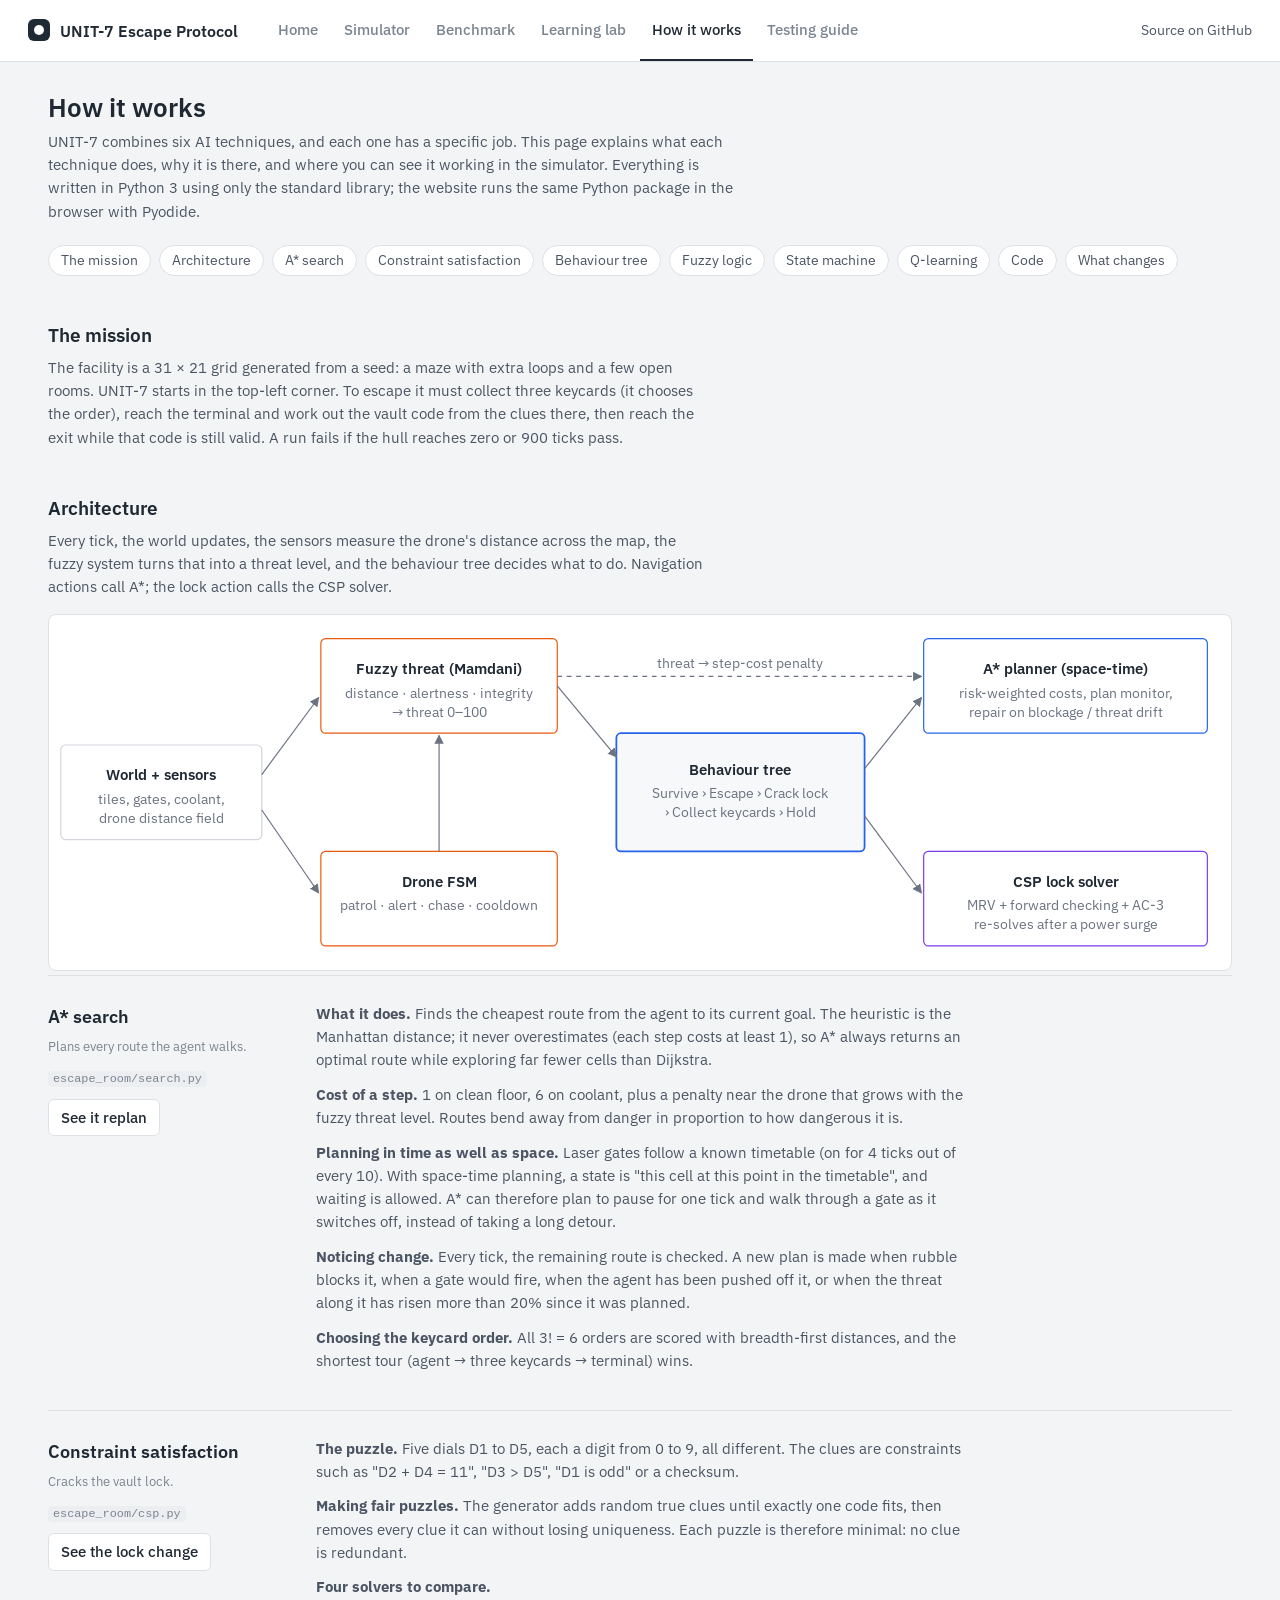
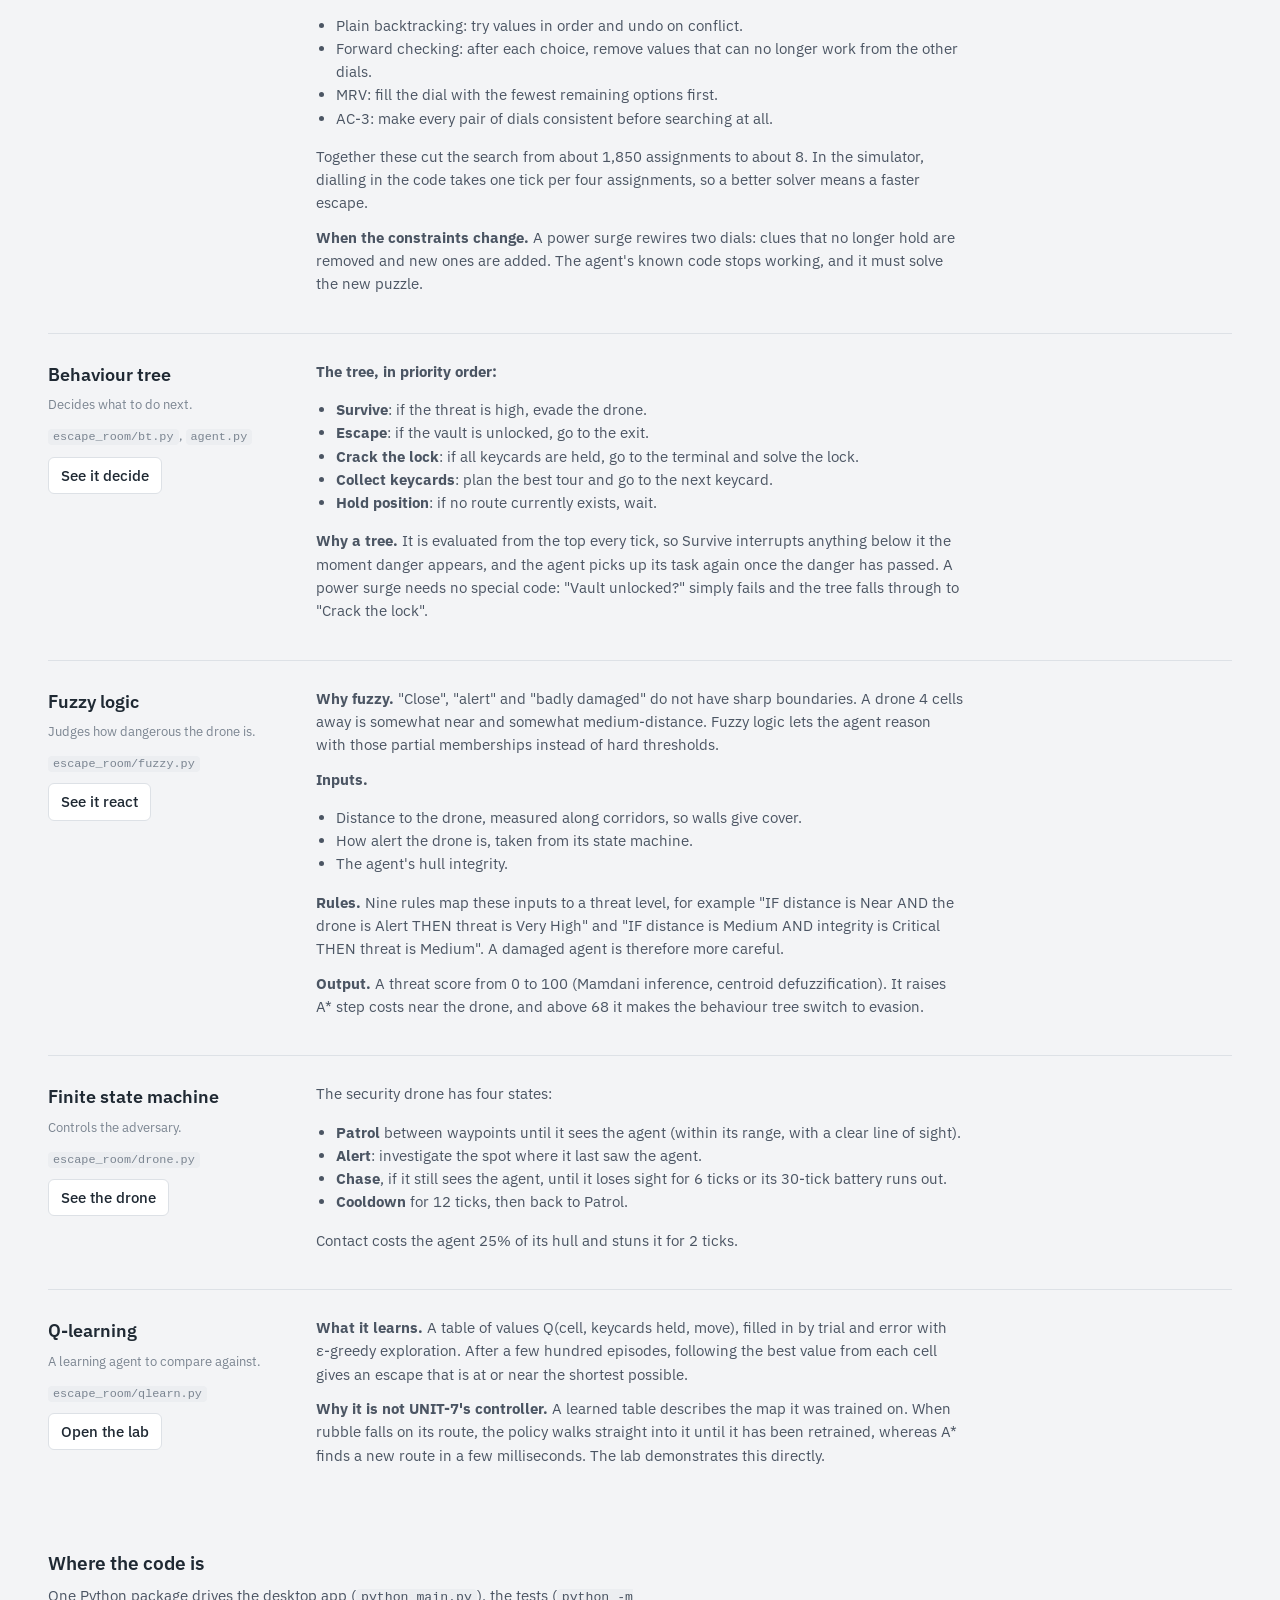
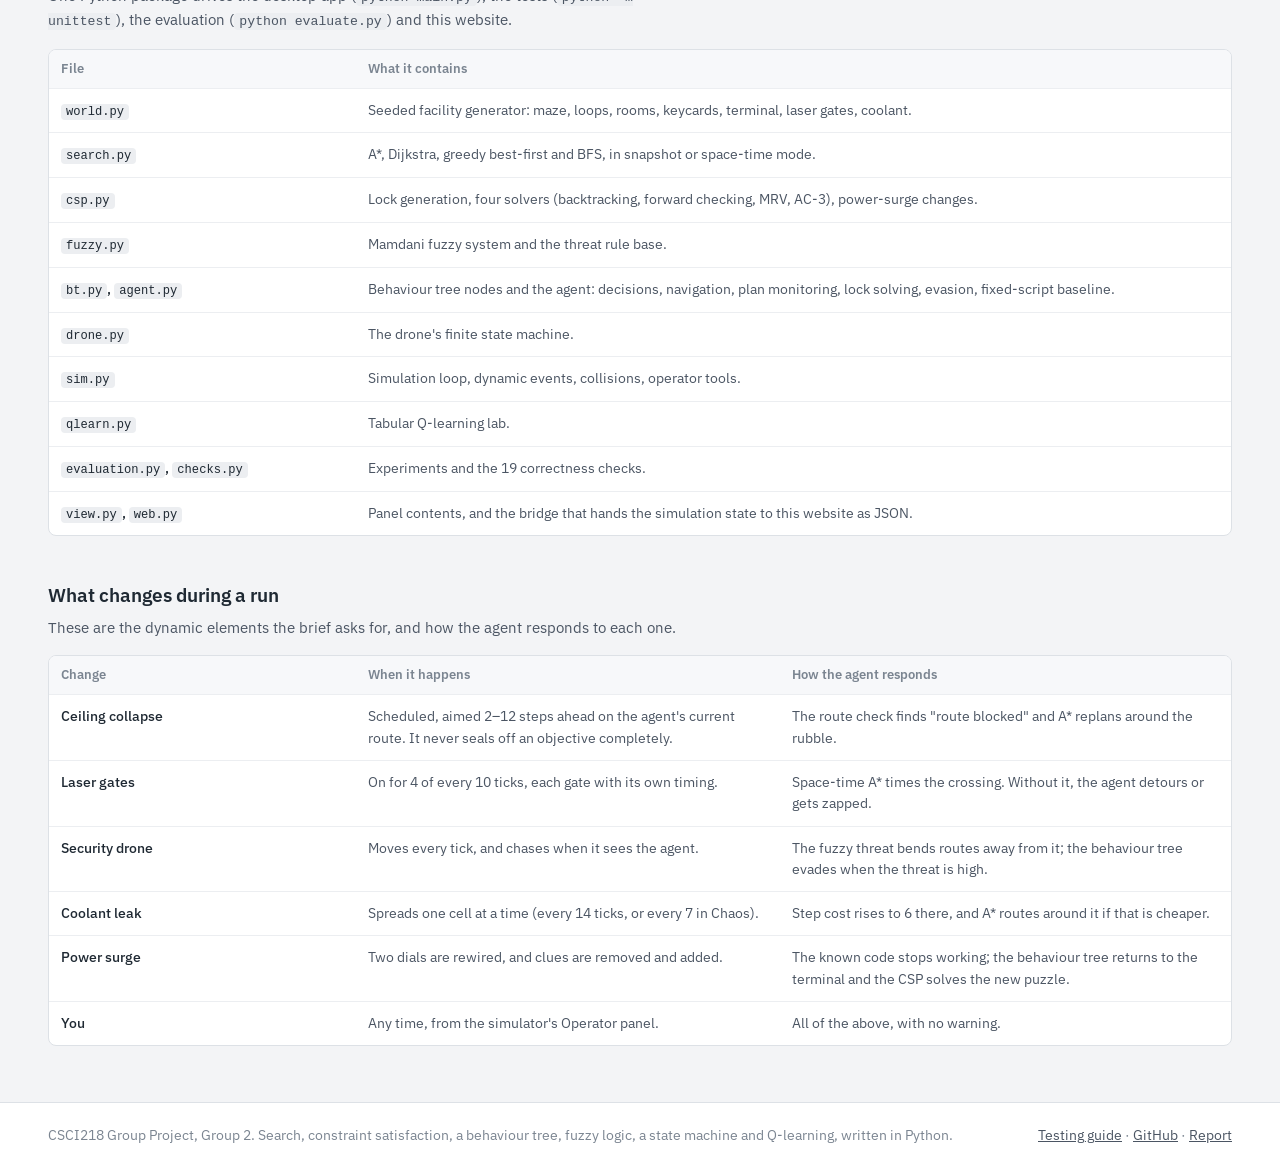
<file: website/how-it-works.html>
<!doctype html>
<html lang="en">
<head>
  <meta charset="utf-8">
  <meta name="viewport" content="width=device-width, initial-scale=1">
  <title>How it works · UNIT-7 Escape Protocol</title>
  <meta name="description" content="How A* search, constraint satisfaction, a behaviour tree, fuzzy logic, a state machine and Q-learning fit together.">
  <link rel="icon" href="data:image/svg+xml,%3Csvg xmlns='http://www.w3.org/2000/svg' viewBox='0 0 16 16'%3E%3Crect width='16' height='16' rx='4' fill='%231f2933'/%3E%3Ccircle cx='8' cy='8' r='3.5' fill='%23ffffff'/%3E%3C/svg%3E">
  <link rel="preconnect" href="https://fonts.googleapis.com">
  <link rel="preconnect" href="https://fonts.gstatic.com" crossorigin>
  <link href="https://fonts.googleapis.com/css2?family=IBM+Plex+Sans:wght@400;500;600&display=swap" rel="stylesheet">
  <link rel="stylesheet" href="assets/style.css">
</head>
<body data-page="how">
  <main class="page">
    <div class="page-intro">
      <h1>How it works</h1>
      <p>UNIT-7 combines six AI techniques, and each one has a specific job. This page explains what each technique does, why it is there, and where you can see it working in the simulator. Everything is written in Python 3 using only the standard library; the website runs the same Python package in the browser with Pyodide.</p>
    </div>

    <div class="toc" aria-label="Jump to">
      <a href="#mission">The mission</a><a href="#architecture">Architecture</a><a href="#astar">A* search</a><a href="#csp">Constraint satisfaction</a>
      <a href="#bt">Behaviour tree</a><a href="#fuzzy">Fuzzy logic</a><a href="#fsm">State machine</a><a href="#rl">Q-learning</a><a href="#code">Code</a><a href="#dynamics">What changes</a>
    </div>

    <section class="section" id="mission">
      <h2>The mission</h2>
      <p class="sub">The facility is a 31 × 21 grid generated from a seed: a maze with extra loops and a few open rooms. UNIT-7 starts in the top-left corner. To escape it must collect three keycards (it chooses the order), reach the terminal and work out the vault code from the clues there, then reach the exit while that code is still valid. A run fails if the hull reaches zero or 900 ticks pass.</p>
    </section>

    <section class="section" id="architecture">
      <h2>Architecture</h2>
      <p class="sub">Every tick, the world updates, the sensors measure the drone's distance across the map, the fuzzy system turns that into a threat level, and the behaviour tree decides what to do. Navigation actions call A*; the lock action calls the CSP solver.</p>
      <svg class="arch" viewBox="0 0 1000 300" role="img" aria-label="Agent architecture diagram">
          <defs><marker id="ah" markerWidth="8" markerHeight="8" refX="7" refY="4" orient="auto"><path d="M0,0 L8,4 L0,8 z" fill="#6b7280"/></marker></defs>
          <g font-family="IBM Plex Sans, sans-serif" font-size="13" fill="#1f2933">
            <rect x="10" y="110" width="170" height="80" rx="4" fill="#ffffff" stroke="#d1d5db"/>
            <text x="95" y="140" text-anchor="middle" font-weight="600">World + sensors</text>
            <text x="95" y="160" text-anchor="middle" fill="#6b7280" font-size="12">tiles, gates, coolant,</text>
            <text x="95" y="176" text-anchor="middle" fill="#6b7280" font-size="12">drone distance field</text>

            <rect x="230" y="20" width="200" height="80" rx="4" fill="#ffffff" stroke="#ea580c"/>
            <text x="330" y="50" text-anchor="middle" font-weight="600">Fuzzy threat (Mamdani)</text>
            <text x="330" y="70" text-anchor="middle" fill="#6b7280" font-size="12">distance · alertness · integrity</text>
            <text x="330" y="86" text-anchor="middle" fill="#6b7280" font-size="12">→ threat 0–100</text>

            <rect x="230" y="200" width="200" height="80" rx="4" fill="#ffffff" stroke="#ea580c"/>
            <text x="330" y="230" text-anchor="middle" font-weight="600">Drone FSM</text>
            <text x="330" y="250" text-anchor="middle" fill="#6b7280" font-size="12">patrol · alert · chase · cooldown</text>

            <rect x="480" y="100" width="210" height="100" rx="4" fill="#f7f8fa" stroke="#2563eb" stroke-width="1.5"/>
            <text x="585" y="135" text-anchor="middle" font-weight="600">Behaviour tree</text>
            <text x="585" y="155" text-anchor="middle" fill="#6b7280" font-size="12">Survive › Escape › Crack lock</text>
            <text x="585" y="171" text-anchor="middle" fill="#6b7280" font-size="12">› Collect keycards › Hold</text>

            <rect x="740" y="20" width="240" height="80" rx="4" fill="#ffffff" stroke="#2563eb"/>
            <text x="860" y="50" text-anchor="middle" font-weight="600">A* planner (space-time)</text>
            <text x="860" y="70" text-anchor="middle" fill="#6b7280" font-size="12">risk-weighted costs, plan monitor,</text>
            <text x="860" y="86" text-anchor="middle" fill="#6b7280" font-size="12">repair on blockage / threat drift</text>

            <rect x="740" y="200" width="240" height="80" rx="4" fill="#ffffff" stroke="#7c3aed"/>
            <text x="860" y="230" text-anchor="middle" font-weight="600">CSP lock solver</text>
            <text x="860" y="250" text-anchor="middle" fill="#6b7280" font-size="12">MRV + forward checking + AC-3</text>
            <text x="860" y="266" text-anchor="middle" fill="#6b7280" font-size="12">re-solves after a power surge</text>
          </g>
          <g stroke="#6b7280" fill="none" marker-end="url(#ah)">
            <path d="M180,135 L228,70"/><path d="M180,165 L228,235"/>
            <path d="M430,60 L480,120"/>
            <path d="M330,200 L330,102"/>
            <path d="M690,130 L738,70"/><path d="M690,170 L738,235"/>
            <path d="M430,52 L738,52" stroke-dasharray="4 4"/>
          </g>
          <text x="585" y="45" text-anchor="middle" font-family="IBM Plex Sans, sans-serif" font-size="12" fill="#6b7280">threat → step-cost penalty</text>
        </svg>
    </section>

    <section class="tech-section" id="astar">
      <aside><h2>A* search</h2><p>Plans every route the agent walks.</p><p><code>escape_room/search.py</code></p><a class="btn" href="simulator.html?scenario=block">See it replan</a></aside>
      <div class="body">
        <p><b>What it does.</b> Finds the cheapest route from the agent to its current goal. The heuristic is the Manhattan distance; it never overestimates (each step costs at least 1), so A* always returns an optimal route while exploring far fewer cells than Dijkstra.</p>
        <p><b>Cost of a step.</b> 1 on clean floor, 6 on coolant, plus a penalty near the drone that grows with the fuzzy threat level. Routes bend away from danger in proportion to how dangerous it is.</p>
        <p><b>Planning in time as well as space.</b> Laser gates follow a known timetable (on for 4 ticks out of every 10). With space-time planning, a state is "this cell at this point in the timetable", and waiting is allowed. A* can therefore plan to pause for one tick and walk through a gate as it switches off, instead of taking a long detour.</p>
        <p><b>Noticing change.</b> Every tick, the remaining route is checked. A new plan is made when rubble blocks it, when a gate would fire, when the agent has been pushed off it, or when the threat along it has risen more than 20% since it was planned.</p>
        <p><b>Choosing the keycard order.</b> All 3! = 6 orders are scored with breadth-first distances, and the shortest tour (agent → three keycards → terminal) wins.</p>
      </div>
    </section>

    <section class="tech-section" id="csp">
      <aside><h2>Constraint satisfaction</h2><p>Cracks the vault lock.</p><p><code>escape_room/csp.py</code></p><a class="btn" href="simulator.html?scenario=surge">See the lock change</a></aside>
      <div class="body">
        <p><b>The puzzle.</b> Five dials D1 to D5, each a digit from 0 to 9, all different. The clues are constraints such as "D2 + D4 = 11", "D3 &gt; D5", "D1 is odd" or a checksum.</p>
        <p><b>Making fair puzzles.</b> The generator adds random true clues until exactly one code fits, then removes every clue it can without losing uniqueness. Each puzzle is therefore minimal: no clue is redundant.</p>
        <p><b>Four solvers to compare.</b></p>
        <ul>
          <li>Plain backtracking: try values in order and undo on conflict.</li>
          <li>Forward checking: after each choice, remove values that can no longer work from the other dials.</li>
          <li>MRV: fill the dial with the fewest remaining options first.</li>
          <li>AC-3: make every pair of dials consistent before searching at all.</li>
        </ul>
        <p>Together these cut the search from about 1,850 assignments to about 8. In the simulator, dialling in the code takes one tick per four assignments, so a better solver means a faster escape.</p>
        <p><b>When the constraints change.</b> A power surge rewires two dials: clues that no longer hold are removed and new ones are added. The agent's known code stops working, and it must solve the new puzzle.</p>
      </div>
    </section>

    <section class="tech-section" id="bt">
      <aside><h2>Behaviour tree</h2><p>Decides what to do next.</p><p><code>escape_room/bt.py</code>, <code>agent.py</code></p><a class="btn" href="simulator.html?scenario=escape">See it decide</a></aside>
      <div class="body">
        <p><b>The tree, in priority order:</b></p>
        <ul>
          <li><b>Survive</b>: if the threat is high, evade the drone.</li>
          <li><b>Escape</b>: if the vault is unlocked, go to the exit.</li>
          <li><b>Crack the lock</b>: if all keycards are held, go to the terminal and solve the lock.</li>
          <li><b>Collect keycards</b>: plan the best tour and go to the next keycard.</li>
          <li><b>Hold position</b>: if no route currently exists, wait.</li>
        </ul>
        <p><b>Why a tree.</b> It is evaluated from the top every tick, so Survive interrupts anything below it the moment danger appears, and the agent picks up its task again once the danger has passed. A power surge needs no special code: "Vault unlocked?" simply fails and the tree falls through to "Crack the lock".</p>
      </div>
    </section>

    <section class="tech-section" id="fuzzy">
      <aside><h2>Fuzzy logic</h2><p>Judges how dangerous the drone is.</p><p><code>escape_room/fuzzy.py</code></p><a class="btn" href="simulator.html?scenario=alarm">See it react</a></aside>
      <div class="body">
        <p><b>Why fuzzy.</b> "Close", "alert" and "badly damaged" do not have sharp boundaries. A drone 4 cells away is somewhat near and somewhat medium-distance. Fuzzy logic lets the agent reason with those partial memberships instead of hard thresholds.</p>
        <p><b>Inputs.</b></p>
        <ul>
          <li>Distance to the drone, measured along corridors, so walls give cover.</li>
          <li>How alert the drone is, taken from its state machine.</li>
          <li>The agent's hull integrity.</li>
        </ul>
        <p><b>Rules.</b> Nine rules map these inputs to a threat level, for example "IF distance is Near AND the drone is Alert THEN threat is Very High" and "IF distance is Medium AND integrity is Critical THEN threat is Medium". A damaged agent is therefore more careful.</p>
        <p><b>Output.</b> A threat score from 0 to 100 (Mamdani inference, centroid defuzzification). It raises A* step costs near the drone, and above 68 it makes the behaviour tree switch to evasion.</p>
      </div>
    </section>

    <section class="tech-section" id="fsm">
      <aside><h2>Finite state machine</h2><p>Controls the adversary.</p><p><code>escape_room/drone.py</code></p><a class="btn" href="simulator.html?scenario=alarm">See the drone</a></aside>
      <div class="body">
        <p>The security drone has four states:</p>
        <ul>
          <li><b>Patrol</b> between waypoints until it sees the agent (within its range, with a clear line of sight).</li>
          <li><b>Alert</b>: investigate the spot where it last saw the agent.</li>
          <li><b>Chase</b>, if it still sees the agent, until it loses sight for 6 ticks or its 30-tick battery runs out.</li>
          <li><b>Cooldown</b> for 12 ticks, then back to Patrol.</li>
        </ul>
        <p>Contact costs the agent 25% of its hull and stuns it for 2 ticks.</p>
      </div>
    </section>

    <section class="tech-section" id="rl">
      <aside><h2>Q-learning</h2><p>A learning agent to compare against.</p><p><code>escape_room/qlearn.py</code></p><a class="btn" href="learning.html">Open the lab</a></aside>
      <div class="body">
        <p><b>What it learns.</b> A table of values Q(cell, keycards held, move), filled in by trial and error with ε-greedy exploration. After a few hundred episodes, following the best value from each cell gives an escape that is at or near the shortest possible.</p>
        <p><b>Why it is not UNIT-7's controller.</b> A learned table describes the map it was trained on. When rubble falls on its route, the policy walks straight into it until it has been retrained, whereas A* finds a new route in a few milliseconds. The lab demonstrates this directly.</p>
      </div>
    </section>

    <section class="section" id="code">
      <h2>Where the code is</h2>
      <p class="sub">One Python package drives the desktop app (<code>python main.py</code>), the tests (<code>python -m unittest</code>), the evaluation (<code>python evaluate.py</code>) and this website.</p>
      <div class="tablecard"><table class="req">
        <thead><tr><th>File</th><th>What it contains</th></tr></thead>
        <tbody>
          <tr><td><code>world.py</code></td><td>Seeded facility generator: maze, loops, rooms, keycards, terminal, laser gates, coolant.</td></tr>
          <tr><td><code>search.py</code></td><td>A*, Dijkstra, greedy best-first and BFS, in snapshot or space-time mode.</td></tr>
          <tr><td><code>csp.py</code></td><td>Lock generation, four solvers (backtracking, forward checking, MRV, AC-3), power-surge changes.</td></tr>
          <tr><td><code>fuzzy.py</code></td><td>Mamdani fuzzy system and the threat rule base.</td></tr>
          <tr><td><code>bt.py</code>, <code>agent.py</code></td><td>Behaviour tree nodes and the agent: decisions, navigation, plan monitoring, lock solving, evasion, fixed-script baseline.</td></tr>
          <tr><td><code>drone.py</code></td><td>The drone's finite state machine.</td></tr>
          <tr><td><code>sim.py</code></td><td>Simulation loop, dynamic events, collisions, operator tools.</td></tr>
          <tr><td><code>qlearn.py</code></td><td>Tabular Q-learning lab.</td></tr>
          <tr><td><code>evaluation.py</code>, <code>checks.py</code></td><td>Experiments and the 19 correctness checks.</td></tr>
          <tr><td><code>view.py</code>, <code>web.py</code></td><td>Panel contents, and the bridge that hands the simulation state to this website as JSON.</td></tr>
        </tbody>
      </table></div>
    </section>

    <section class="section" id="dynamics">
      <h2>What changes during a run</h2>
      <p class="sub">These are the dynamic elements the brief asks for, and how the agent responds to each one.</p>
      <div class="tablecard"><table class="req">
        <thead><tr><th>Change</th><th>When it happens</th><th>How the agent responds</th></tr></thead>
        <tbody>
          <tr><td>Ceiling collapse</td><td>Scheduled, aimed 2–12 steps ahead on the agent's current route. It never seals off an objective completely.</td><td>The route check finds "route blocked" and A* replans around the rubble.</td></tr>
          <tr><td>Laser gates</td><td>On for 4 of every 10 ticks, each gate with its own timing.</td><td>Space-time A* times the crossing. Without it, the agent detours or gets zapped.</td></tr>
          <tr><td>Security drone</td><td>Moves every tick, and chases when it sees the agent.</td><td>The fuzzy threat bends routes away from it; the behaviour tree evades when the threat is high.</td></tr>
          <tr><td>Coolant leak</td><td>Spreads one cell at a time (every 14 ticks, or every 7 in Chaos).</td><td>Step cost rises to 6 there, and A* routes around it if that is cheaper.</td></tr>
          <tr><td>Power surge</td><td>Two dials are rewired, and clues are removed and added.</td><td>The known code stops working; the behaviour tree returns to the terminal and the CSP solves the new puzzle.</td></tr>
          <tr><td>You</td><td>Any time, from the simulator's Operator panel.</td><td>All of the above, with no warning.</td></tr>
        </tbody>
      </table></div>
    </section>
  </main>

  <script src="assets/site.js"></script>
</body>
</html>
</file>
<file: website/assets/style.css>
:root {
  --bg: #f3f4f6;
  --surface: #ffffff;
  --sunken: #f7f8fa;
  --line: #dde1e6;
  --line-soft: #eceef1;
  --ink: #1f2933;
  --ink-2: #4b5563;
  --ink-3: #7b8591;
  --agent: #2563eb;
  --drone: #ea580c;
  --alarm: #dc2626;
  --coolant: #0d9488;
  --ok: #15803d;
  --violet: #7c3aed;
  --radius: 8px;
  --font: 'IBM Plex Sans', 'Segoe UI', system-ui, -apple-system, sans-serif;
}

* { box-sizing: border-box; }
html, body { margin: 0; }
body {
  background: var(--bg);
  color: var(--ink);
  font: 15px/1.55 var(--font);
  font-variant-numeric: tabular-nums;
  min-height: 100vh;
  -webkit-font-smoothing: antialiased;
}
h1, h2, h3 { font-weight: 600; margin: 0; }
h2 { font-size: 1rem; }
h3 { font-size: 0.95rem; }
p { margin: 0 0 0.75em; }
a { color: var(--agent); }
code { font-size: 0.88em; background: var(--line-soft); padding: 1px 5px; border-radius: 4px; }
button, select, input { font: inherit; color: inherit; }
:focus-visible { outline: 2px solid var(--agent); outline-offset: 2px; }

/* ---------- Header ---------- */
.top {
  display: flex; align-items: flex-end; gap: 32px; flex-wrap: wrap;
  padding: 20px 28px 0;
  background: var(--surface);
  border-bottom: 1px solid var(--line);
}
.brand { padding-bottom: 16px; }
.brand h1 { font-size: 1.35rem; line-height: 1.2; }
.brand p { margin: 2px 0 0; color: var(--ink-3); font-size: 0.9rem; }
.tabs { display: flex; gap: 4px; margin-left: auto; }
.tabs button {
  background: none; border: none; border-bottom: 2px solid transparent;
  padding: 10px 14px 12px; cursor: pointer; color: var(--ink-3); font-weight: 500;
}
.tabs button:hover { color: var(--ink); }
.tabs button[aria-selected='true'] { color: var(--ink); border-bottom-color: var(--ink); }

main { padding: 22px 28px 48px; }
.tab { display: none; }
.tab.active { display: block; }

/* ---------- Generic controls ---------- */
.btn {
  background: var(--surface); border: 1px solid var(--line); border-radius: 6px;
  padding: 6px 12px; cursor: pointer; white-space: nowrap; font-weight: 500;
}
.btn:hover { background: var(--sunken); border-color: #c9ced5; }
a.btn { display: inline-block; text-decoration: none; color: var(--ink); }
a.btn.primary { color: #fff; }
table.plain th, table.plain td { text-align: left; white-space: normal; }
.btn.primary { background: var(--ink); color: #fff; border-color: var(--ink); }
.btn.primary:hover { background: #374151; }
.btn.warn { color: #b45309; }
.btn.danger { color: var(--alarm); }
.btn:disabled { opacity: 0.45; cursor: default; }
select, input[type='number'], input[type='text'] {
  background: var(--surface); border: 1px solid var(--line); border-radius: 6px; padding: 5px 8px;
}
input[type='number'] { width: 84px; }
input[type='range'], input[type='checkbox'], input[type='radio'] { accent-color: var(--ink); }
label { cursor: pointer; }

.panel {
  background: var(--surface);
  border: 1px solid var(--line);
  border-radius: var(--radius);
  padding: 14px 16px;
}
.panel > header { display: flex; align-items: baseline; justify-content: space-between; gap: 8px; margin-bottom: 10px; }
.panel > header small { color: var(--ink-3); font-size: 0.8rem; }
.hint { color: var(--ink-3); font-size: 0.84rem; }

/* ---------- Mission tab ---------- */
.mission { display: grid; grid-template-columns: minmax(0, 1fr) 390px; gap: 22px; align-items: start; }
.toolbar { display: flex; flex-wrap: wrap; align-items: center; gap: 8px; margin-bottom: 12px; }
.toolbar .sep { width: 1px; height: 22px; background: var(--line); margin: 0 6px; }
.toolbar label { display: inline-flex; align-items: center; gap: 6px; color: var(--ink-2); font-size: 0.88rem; }
.stage { position: relative; border: 1px solid var(--line); border-radius: var(--radius); background: var(--surface); overflow: hidden; padding: 10px; }
.stage canvas { display: block; cursor: crosshair; }
.banner {
  position: absolute; left: 50%; top: 50%; transform: translate(-50%, -50%);
  background: var(--surface); border: 1px solid var(--line); border-radius: var(--radius);
  box-shadow: 0 8px 30px rgba(31, 41, 51, 0.12);
  padding: 20px 28px; text-align: center; min-width: 300px;
}
.banner h2 { font-size: 1.4rem; margin-bottom: 4px; }
.banner.win h2 { color: var(--ok); }
.banner.lose h2 { color: var(--alarm); }
.banner p { color: var(--ink-2); margin: 0 0 14px; }
.tip {
  position: absolute; pointer-events: none; background: var(--ink); color: #e5e7eb;
  border-radius: 6px; padding: 6px 9px; font-size: 0.8rem; line-height: 1.45; white-space: nowrap;
}
.tip b { color: #fff; font-weight: 600; }

.controls { display: grid; grid-template-columns: repeat(3, minmax(0, 1fr)); gap: 14px; margin-top: 14px; }
.controls fieldset { background: var(--surface); border: 1px solid var(--line); border-radius: var(--radius); margin: 0; padding: 10px 14px 14px; min-width: 0; }
.controls legend { font-weight: 600; font-size: 0.92rem; padding: 0 6px; }
.row { display: flex; align-items: center; justify-content: space-between; gap: 10px; margin-top: 8px; font-size: 0.88rem; }
.row > span { color: var(--ink-2); }
.row select { max-width: 62%; }
.checks { display: flex; flex-direction: column; gap: 6px; margin-top: 10px; font-size: 0.88rem; }
.checks label { display: flex; gap: 8px; align-items: flex-start; }
.checks small { display: block; color: var(--ink-3); font-size: 0.78rem; }
.toolset { display: flex; flex-wrap: wrap; gap: 4px; margin-top: 8px; }
.toolset label { border: 1px solid var(--line); border-radius: 6px; padding: 3px 10px; font-size: 0.85rem; color: var(--ink-2); }
.toolset input { position: absolute; opacity: 0; pointer-events: none; }
.toolset label:has(input:checked) { border-color: var(--ink); color: var(--ink); background: var(--sunken); font-weight: 500; }
.toolset label:has(input:focus-visible) { outline: 2px solid var(--agent); }
.events { display: flex; flex-wrap: wrap; gap: 6px; margin-top: 12px; }

.legend { display: flex; flex-wrap: wrap; gap: 6px 18px; margin-top: 14px; font-size: 0.82rem; color: var(--ink-2); }
.legend i { display: inline-block; width: 11px; height: 11px; border-radius: 3px; vertical-align: -1px; margin-right: 6px; }

.instruments { display: flex; flex-direction: column; gap: 14px; }

/* status */
.status-head { display: flex; justify-content: space-between; align-items: baseline; }
.status-head .tick { font-size: 1.4rem; font-weight: 600; }
.status-head .tick small { font-size: 0.8rem; color: var(--ink-3); font-weight: 400; }
.mode { color: var(--ink-2); font-size: 0.9rem; min-height: 1.4em; }
.bar { height: 6px; border-radius: 3px; background: var(--line-soft); overflow: hidden; margin: 8px 0 6px; }
.bar > div { height: 100%; background: var(--ok); transition: width 0.2s; }
.keys { display: flex; gap: 6px; align-items: center; margin: 6px 0 12px; font-size: 0.85rem; color: var(--ink-2); }
.keys .kc { width: 20px; height: 13px; border-radius: 3px; border: 1.5px solid; opacity: 0.35; }
.keys .kc.held { opacity: 1; }
.metrics { display: grid; grid-template-columns: repeat(4, 1fr); gap: 10px 6px; padding-top: 10px; border-top: 1px solid var(--line-soft); }
.metrics div { display: flex; flex-direction: column; }
.metrics b { font-size: 1.05rem; font-weight: 600; }
.metrics span { color: var(--ink-3); font-size: 0.74rem; line-height: 1.25; }

/* behaviour tree */
.bt ul { list-style: none; margin: 0; padding-left: 16px; border-left: 1px solid var(--line-soft); }
.bt > div > ul { padding-left: 0; border-left: none; }
.bt li { margin: 2px 0; }
.bt .node {
  display: inline-flex; align-items: center; gap: 7px; padding: 1px 8px; border-radius: 5px;
  font-size: 0.85rem; border: 1px solid transparent; color: var(--ink-3);
}
.bt .node .glyph { width: 14px; text-align: center; font-weight: 600; }
.bt .node.success { color: var(--ok); background: #f0fdf4; border-color: #bbf7d0; }
.bt .node.failure { color: #9f1239; background: #fff1f2; border-color: #fecdd3; }
.bt .node.running { color: var(--agent); background: #eff6ff; border-color: #bfdbfe; font-weight: 500; }
.bt-key { display: flex; gap: 12px; margin-top: 10px; font-size: 0.76rem; color: var(--ink-3); flex-wrap: wrap; }

/* fuzzy */
.fuzzy canvas { width: 100%; display: block; }
.rules { margin-top: 10px; display: flex; flex-direction: column; gap: 3px; }
.rule { display: grid; grid-template-columns: 1fr 64px; gap: 8px; align-items: center; font-size: 0.78rem; color: var(--ink-3); }
.rule.fired { color: var(--ink); }
.rule .str { height: 5px; background: var(--line-soft); border-radius: 3px; overflow: hidden; }
.rule .str div { height: 100%; background: var(--drone); }

/* csp */
.dials { display: flex; gap: 6px; margin: 2px 0 12px; }
.dial {
  flex: 1; text-align: center; border: 1px solid var(--line); border-radius: 6px; background: var(--sunken);
  padding: 4px 0 2px; font-size: 1.45rem; font-weight: 600; line-height: 1.2; color: var(--ink-3);
}
.dial small { display: block; font-size: 0.68rem; font-weight: 400; color: var(--ink-3); }
.dial.set { color: var(--agent); border-color: #bfdbfe; background: #eff6ff; }
.dial.solved { color: var(--ok); border-color: #bbf7d0; background: #f0fdf4; }
.clues { list-style: none; margin: 0; padding: 0; display: grid; grid-template-columns: 1fr 1fr; gap: 3px 10px; font-size: 0.82rem; }
.clues li { display: flex; gap: 6px; color: var(--ink-2); }
.clues li b { width: 12px; flex: none; font-weight: 600; color: var(--ink-3); }
.clues li.ok b { color: var(--ok); }
.clues li.bad b { color: var(--alarm); }
.clues li.new { color: var(--violet); }
.csp-stats { margin-top: 10px; font-size: 0.8rem; color: var(--ink-3); }

/* drone fsm */
.fsm svg { width: 100%; height: auto; display: block; }

/* log */
.log ol { list-style: none; margin: 0; padding: 0; max-height: 320px; overflow: auto; font-size: 0.82rem; }
.log li { display: grid; grid-template-columns: 40px 56px 1fr; gap: 6px; padding: 4px 0; border-bottom: 1px solid var(--line-soft); color: var(--ink-2); }
.log li .t { color: var(--ink-3); }
.log li .c { font-weight: 600; font-size: 0.74rem; padding-top: 1px; }
.c-PLAN { color: var(--agent); } .c-BT { color: var(--ok); } .c-CSP { color: var(--violet); }
.c-EVENT { color: #b45309; } .c-DRONE { color: var(--drone); } .c-HIT { color: var(--alarm); }
.c-KEY { color: #be185d; } .c-SYS { color: var(--ink); }

/* ---------- Bench & lab ---------- */
.lead { max-width: 74ch; color: var(--ink-2); margin-bottom: 18px; }
.lead strong { color: var(--ink); }
.split { display: grid; grid-template-columns: 340px minmax(0, 1fr); gap: 22px; align-items: start; }
.stack { display: flex; flex-direction: column; gap: 14px; }
.cfglist { display: flex; flex-direction: column; gap: 6px; font-size: 0.87rem; }
.cfglist label { display: flex; gap: 8px; align-items: flex-start; }
.progress { height: 4px; background: var(--line-soft); border-radius: 2px; overflow: hidden; margin-top: 12px; }
.progress div { height: 100%; width: 0; background: var(--ink); }
.charts { display: grid; grid-template-columns: repeat(2, minmax(0, 1fr)); gap: 18px; margin-top: 14px; }
.charts canvas { width: 100%; display: block; }
.tablewrap { overflow-x: auto; }
table { border-collapse: collapse; width: 100%; font-size: 0.86rem; }
th, td { text-align: right; padding: 7px 8px; border-bottom: 1px solid var(--line-soft); white-space: nowrap; }
th:first-child, td:first-child { text-align: left; white-space: normal; }
th { font-weight: 600; color: var(--ink-3); font-size: 0.8rem; }
td.best { color: var(--ok); font-weight: 600; }
.btnrow { display: flex; flex-wrap: wrap; gap: 8px; margin-top: 12px; }
.empty { color: var(--ink-3); padding: 32px; text-align: center; border: 1px dashed var(--line); border-radius: var(--radius); background: var(--surface); }
.swatch { display: inline-block; width: 10px; height: 10px; border-radius: 3px; margin-right: 7px; vertical-align: -1px; }

.lab-stage { border: 1px solid var(--line); border-radius: var(--radius); background: var(--surface); padding: 12px; }
.lab-stage canvas { display: block; margin: 0 auto; }
#qCurve { display: block; width: 100%; }
.readout { font-size: 0.88rem; color: var(--ink-2); min-height: 3em; }
.readout b { color: var(--ink); }
.readout .good { color: var(--ok); } .readout .bad { color: var(--alarm); }

/* ---------- Explainer ---------- */
.doc { max-width: 1060px; }
.doc section { margin-bottom: 32px; }
.doc h2 { font-size: 1.2rem; margin-bottom: 10px; }
.doc p, .doc li { max-width: 74ch; color: var(--ink-2); }
.doc strong { color: var(--ink); }
.arch { width: 100%; height: auto; display: block; margin: 8px 0 4px; background: var(--surface); border: 1px solid var(--line); border-radius: var(--radius); }
.tech { display: grid; grid-template-columns: repeat(auto-fill, minmax(300px, 1fr)); gap: 14px; }
.tech .panel h3 { margin-bottom: 6px; }
.tech .panel p { font-size: 0.89rem; margin: 0; color: var(--ink-2); }
.tech .panel .where { display: block; margin-top: 10px; font-size: 0.78rem; color: var(--ink-3); }
.doc table { background: var(--surface); border: 1px solid var(--line); border-radius: var(--radius); border-collapse: separate; border-spacing: 0; overflow: hidden; }
.doc table td, .doc table th { text-align: left; white-space: normal; padding: 9px 12px; }
.doc table tr:last-child td { border-bottom: none; }

@media (max-width: 1180px) {
  .mission { grid-template-columns: 1fr; }
  .instruments { display: grid; grid-template-columns: repeat(auto-fill, minmax(320px, 1fr)); }
  .split { grid-template-columns: 1fr; }
}
@media (max-width: 760px) {
  main { padding: 16px 16px 32px; }
  .top { padding: 14px 16px 0; }
  .tabs { margin-left: 0; overflow-x: auto; }
  .controls { grid-template-columns: 1fr; }
  .charts { grid-template-columns: 1fr; }
  .clues { grid-template-columns: 1fr; }
}
@media (prefers-reduced-motion: reduce) {
  * { transition: none !important; }
}

/* =====================================================================
   Multi-page site: header, footer, page intros, explainers, tabs
   ===================================================================== */
.site-header {
  position: sticky; top: 0; z-index: 20;
  display: flex; align-items: center; gap: 28px; flex-wrap: wrap;
  padding: 0 28px; min-height: 60px;
  background: rgba(255, 255, 255, 0.96); backdrop-filter: blur(6px);
  border-bottom: 1px solid var(--line);
}
.site-brand { display: flex; align-items: center; gap: 10px; color: var(--ink); text-decoration: none; font-weight: 600; font-size: 1.02rem; }
.site-brand .mark { width: 22px; height: 22px; border-radius: 6px; background: var(--ink); position: relative; flex: none; }
.site-brand .mark::after { content: ""; position: absolute; inset: 6px; border-radius: 50%; background: #fff; }
.site-nav { display: flex; gap: 2px; flex-wrap: wrap; }
.site-nav a {
  color: var(--ink-3); text-decoration: none; font-weight: 500; font-size: 0.92rem;
  padding: 19px 12px 17px; border-bottom: 2px solid transparent;
}
.site-nav a:hover { color: var(--ink); }
.site-nav a[aria-current="page"] { color: var(--ink); border-bottom-color: var(--ink); }
.site-header .gh { margin-left: auto; color: var(--ink-2); font-size: 0.88rem; text-decoration: none; }
.site-header .gh:hover { color: var(--ink); }
.menu-btn { display: none; margin-left: auto; }

.site-footer { border-top: 1px solid var(--line); background: var(--surface); margin-top: 56px; }
.site-footer .inner { max-width: 1240px; margin: 0 auto; padding: 22px 28px; display: flex; gap: 24px; flex-wrap: wrap; justify-content: space-between; color: var(--ink-3); font-size: 0.85rem; }
.site-footer a { color: var(--ink-2); }

.page { max-width: 1240px; margin: 0 auto; padding: 30px 28px 0; }
.page.wide { max-width: 1480px; }
.page-intro { margin-bottom: 22px; max-width: 78ch; }
.page-intro h1 { font-size: 1.6rem; line-height: 1.25; margin-bottom: 6px; }
.page-intro p { color: var(--ink-2); margin: 0; }
.section { margin-top: 44px; }
.section > h2 { font-size: 1.2rem; margin-bottom: 6px; }
.section > p.sub { color: var(--ink-2); margin: 0 0 16px; max-width: 74ch; }

/* "What this shows" explainers */
details.about { margin: -2px 0 10px; font-size: 0.86rem; color: var(--ink-2); }
details.about summary { cursor: pointer; color: var(--ink-3); list-style: none; display: inline-flex; align-items: center; gap: 6px; font-size: 0.82rem; }
details.about summary::-webkit-details-marker { display: none; }
details.about summary::before { content: "?"; display: inline-grid; place-items: center; width: 16px; height: 16px; border-radius: 50%; border: 1px solid var(--line); font-size: 0.7rem; font-weight: 600; color: var(--ink-3); }
details.about[open] summary { color: var(--ink); margin-bottom: 6px; }
details.about p { margin: 0 0 6px; max-width: 70ch; }
details.about ul { margin: 0 0 6px; padding-left: 18px; }
.lede { color: var(--ink-2); font-size: 0.86rem; margin: -4px 0 10px; }

/* how-to strip */
.howto { display: grid; grid-template-columns: repeat(3, minmax(0, 1fr)); gap: 12px; margin-bottom: 18px; }
.howto div { background: var(--surface); border: 1px solid var(--line); border-radius: var(--radius); padding: 12px 14px; font-size: 0.88rem; color: var(--ink-2); }
.howto b { color: var(--ink); }
.howto .n { display: inline-grid; place-items: center; width: 20px; height: 20px; border-radius: 50%; background: var(--ink); color: #fff; font-size: 0.75rem; font-weight: 600; margin-right: 8px; vertical-align: 1px; }

/* sidebar tabs */
.ptabs { display: flex; gap: 2px; border-bottom: 1px solid var(--line); margin: -4px -16px 12px; padding: 0 10px; overflow-x: auto; }
.ptabs button { background: none; border: none; border-bottom: 2px solid transparent; padding: 8px 9px; color: var(--ink-3); font-weight: 500; font-size: 0.87rem; cursor: pointer; white-space: nowrap; position: relative; }
.ptabs button:hover { color: var(--ink); }
.ptabs button[aria-selected="true"] { color: var(--ink); border-bottom-color: var(--ink); }
.ptabs button .dot { position: absolute; top: 7px; right: 1px; width: 6px; height: 6px; border-radius: 50%; background: var(--agent); }
.ppanel[hidden] { display: none; }

/* scenario cards */
.scenarios { display: grid; grid-template-columns: repeat(auto-fill, minmax(250px, 1fr)); gap: 12px; }
.scenario { background: var(--surface); border: 1px solid var(--line); border-radius: var(--radius); padding: 14px; display: flex; flex-direction: column; gap: 6px; }
.scenario h3 { font-size: 0.95rem; }
.scenario p { margin: 0; font-size: 0.85rem; color: var(--ink-2); flex: 1; }
.scenario .tag { font-size: 0.76rem; color: var(--ink-3); }
.scenario .btn { align-self: flex-start; margin-top: 4px; }
.scenario.active { border-color: var(--ink); box-shadow: inset 0 0 0 1px var(--ink); }
.callout { background: #eff6ff; border: 1px solid #bfdbfe; color: #1e3a8a; border-radius: var(--radius); padding: 10px 14px; font-size: 0.88rem; margin-bottom: 12px; }
.callout[hidden] { display: none; }
.callout b { color: #1e3a8a; }

/* home */
.hero { display: grid; grid-template-columns: minmax(0, 1fr) minmax(0, 1.1fr); gap: 44px; align-items: center; padding: 30px 0 8px; }
.hero h1 { font-size: 2.3rem; line-height: 1.12; letter-spacing: -0.01em; margin-bottom: 14px; }
.hero p { color: var(--ink-2); font-size: 1.05rem; max-width: 52ch; }
.hero .btnrow { margin-top: 20px; }
.hero .course {
  margin: 0 0 20px; padding: 10px 14px 12px;
  border: 1px solid var(--line); border-left: 3px solid var(--ink); border-radius: 6px;
  background: var(--surface); font-size: 0.88rem; line-height: 1.5; color: var(--ink-2);
}
.hero .course p { margin: 0; font-size: 0.88rem; color: var(--ink-2); max-width: none; }
.hero .course b { color: var(--ink); }
.team { list-style: none; margin: 10px 0 0; padding: 10px 0 0; border-top: 1px solid var(--line-soft); display: grid; grid-template-columns: repeat(5, minmax(0, 1fr)); gap: 8px; }
.team li { display: flex; flex-direction: column; min-width: 0; }
.team li b { font-weight: 600; font-size: 0.88rem; }
.team li span { font-size: 0.76rem; color: var(--ink-3); }
@media (max-width: 760px) { .team { grid-template-columns: repeat(2, minmax(0, 1fr)); } }
.hero .btn { padding: 9px 16px; font-size: 0.95rem; }
.hero-live { margin: 0; background: var(--surface); border: 1px solid var(--line); border-radius: 12px; padding: 12px; }
.hero-live canvas { display: block; width: 100%; height: auto; border-radius: 4px; }
.hero-live figcaption { display: flex; justify-content: space-between; gap: 10px; color: var(--ink-3); font-size: 0.82rem; margin-top: 8px; flex-wrap: wrap; }
.hero-live figcaption b { color: var(--ink); font-weight: 500; }
.grid2 { display: grid; grid-template-columns: repeat(2, minmax(0, 1fr)); gap: 14px; }
.grid3 { display: grid; grid-template-columns: repeat(3, minmax(0, 1fr)); gap: 14px; }
.card { background: var(--surface); border: 1px solid var(--line); border-radius: var(--radius); padding: 16px 18px; }
.card h3 { margin-bottom: 6px; }
.card p { margin: 0 0 8px; color: var(--ink-2); font-size: 0.9rem; }
.card .more { font-size: 0.88rem; font-weight: 500; color: var(--ink); }
a.card { text-decoration: none; color: inherit; display: block; }
a.card:hover { border-color: #c3c9d1; }
.tablecard { background: var(--surface); border: 1px solid var(--line); border-radius: var(--radius); overflow: hidden; }
.tablecard table th { background: var(--sunken); }
.tablecard tr:last-child td { border-bottom: none; }
.req td { vertical-align: top; text-align: left; white-space: normal; color: var(--ink-2); padding: 11px 12px; }
.req td:first-child { font-weight: 500; color: var(--ink); width: 26%; }
.req th { text-align: left; padding: 9px 12px; }
.num-good { color: var(--ok); font-weight: 600; }
.num-bad { color: var(--alarm); font-weight: 600; }

/* testing page */
.testlist { list-style: none; margin: 0; padding: 0; }
.testlist li { display: grid; grid-template-columns: 26px 1fr auto; gap: 10px; padding: 10px 2px; border-bottom: 1px solid var(--line-soft); align-items: start; }
.testlist li:last-child { border-bottom: none; }
.testlist .st { width: 20px; height: 20px; border-radius: 50%; display: grid; place-items: center; font-size: 0.75rem; font-weight: 700; border: 1px solid var(--line); color: var(--ink-3); margin-top: 1px; }
.testlist .st.pass { background: #f0fdf4; border-color: #86efac; color: var(--ok); }
.testlist .st.fail { background: #fff1f2; border-color: #fda4af; color: var(--alarm); }
.testlist .st.run { border-color: var(--agent); color: var(--agent); }
.testlist .nm { font-weight: 500; }
.testlist .pv { display: block; color: var(--ink-3); font-size: 0.84rem; }
.testlist .dt { color: var(--ink-2); font-size: 0.84rem; text-align: right; max-width: 36ch; }
.testgroup { margin: 18px 0 2px; font-size: 0.82rem; color: var(--ink-3); font-weight: 600; }
.checklist td { vertical-align: top; text-align: left; white-space: normal; padding: 12px; color: var(--ink-2); }
.checklist td:first-child { width: 40px; }
.checklist td b { color: var(--ink); }
.checklist th { text-align: left; padding: 9px 12px; }
pre.cmd { background: var(--ink); color: #e5e7eb; border-radius: var(--radius); padding: 14px 16px; overflow-x: auto; font-size: 0.86rem; line-height: 1.6; margin: 8px 0 0; }
pre.cmd .c { color: #9ca3af; }
.summary-line { font-weight: 600; margin: 10px 0 0; }

/* technique deep-dive */
.tech-section { display: grid; grid-template-columns: 240px minmax(0, 1fr); gap: 28px; padding: 26px 0; border-top: 1px solid var(--line); scroll-margin-top: 70px; }
.tech-section aside h2 { font-size: 1.15rem; margin-bottom: 6px; }
.tech-section aside p { color: var(--ink-3); font-size: 0.84rem; margin: 0 0 10px; }
.tech-section .body p, .tech-section .body li { color: var(--ink-2); max-width: 72ch; }
.tech-section .body ul { padding-left: 20px; }
.toc { display: flex; flex-wrap: wrap; gap: 8px; margin: 4px 0 8px; }
.toc a { font-size: 0.86rem; color: var(--ink-2); text-decoration: none; border: 1px solid var(--line); border-radius: 999px; padding: 4px 12px; background: var(--surface); }
.toc a:hover { color: var(--ink); border-color: #c3c9d1; }

@media (max-width: 1000px) {
  .hero { grid-template-columns: 1fr; }
  .grid3 { grid-template-columns: 1fr 1fr; }
  .tech-section { grid-template-columns: 1fr; gap: 8px; }
}
@media (max-width: 760px) {
  .site-header { padding: 0 16px; gap: 10px; }
  .menu-btn { display: inline-block; }
  .site-header .gh { display: none; }
  .site-nav { display: none; width: 100%; flex-direction: column; padding-bottom: 8px; }
  .site-nav.open { display: flex; }
  .site-nav a { padding: 10px 4px; border-bottom: none; }
  .site-nav a[aria-current="page"] { font-weight: 600; }
  .page { padding: 20px 16px 0; }
  .howto, .grid2, .grid3 { grid-template-columns: 1fr; }
  .hero h1 { font-size: 1.8rem; }
  .testlist li { grid-template-columns: 26px 1fr; }
  .testlist .dt { grid-column: 2; text-align: left; }
}

/* =====================================================================
   Python loading (the simulation runs in the browser through Pyodide)
   ===================================================================== */
.pyload {
  position: absolute; inset: 0; z-index: 5; display: grid; place-items: center; text-align: center;
  background: rgba(255, 255, 255, 0.92); color: var(--ink-2); font-size: 0.92rem; padding: 20px;
}
.pyload[hidden] { display: none; }
.pyload b { display: block; color: var(--ink); font-size: 1rem; margin-bottom: 4px; }
.pyload .spin { width: 22px; height: 22px; margin: 0 auto 10px; border-radius: 50%; border: 2px solid var(--line); border-top-color: var(--ink); animation: spin 0.9s linear infinite; }
@keyframes spin { to { transform: rotate(360deg); } }
@media (prefers-reduced-motion: reduce) { .pyload .spin { animation: none; } }
.pynote { display: inline-flex; align-items: center; gap: 8px; font-size: 0.84rem; color: var(--ink-3); }
.pynote::before { content: ""; width: 8px; height: 8px; border-radius: 50%; background: #d1d5db; }
.pynote.ready::before { background: var(--ok); }
.pynote.error { color: var(--alarm); }
.pynote.error::before { background: var(--alarm); }
.has-overlay { position: relative; }
.lab-stage.has-overlay { min-height: 280px; }
</file>
